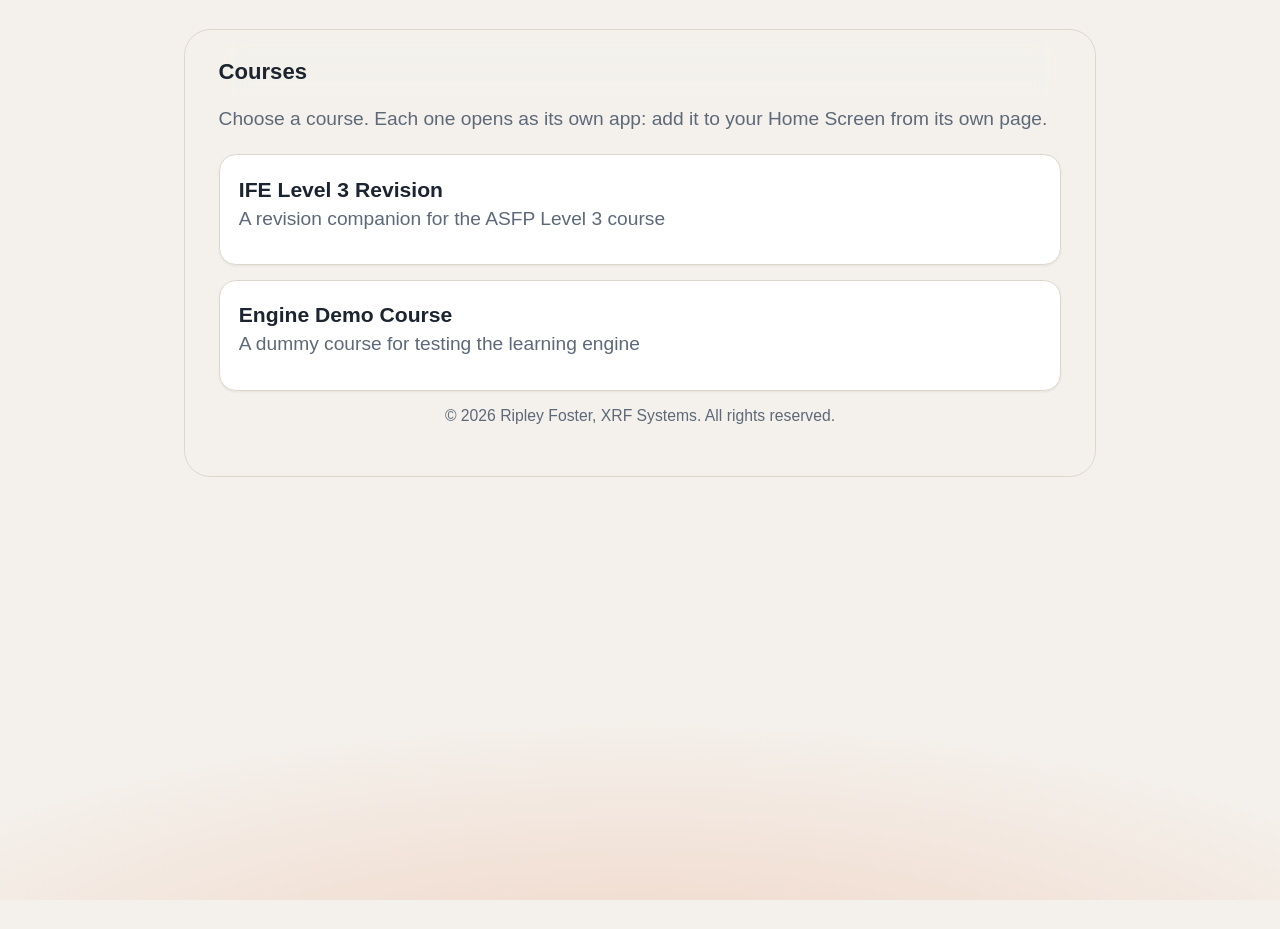
<file: index.html>
<!DOCTYPE html>
<html lang="en-GB">
<head>
<meta charset="utf-8">
<meta name="viewport" content="width=device-width, initial-scale=1, viewport-fit=cover">
<title>Courses</title>
<meta name="robots" content="noindex, nofollow">
<link rel="stylesheet" href="engine/styles.css">
</head>
<body>
<main id="app">
  <header class="top home"><h1>Courses</h1></header>
  <p class="lead">Choose a course. Each one opens as its own app: add it to your Home Screen from its own page.</p>
  <div id="list"></div>
  <p class="copy">&copy; 2026 Ripley Foster, XRF Systems. All rights reserved.</p>
</main>
<noscript>This page needs JavaScript switched on.</noscript>
<script src="courses.js"></script>
<script>
/* Reads each course's course.js in turn and lists it. Nothing else to maintain here. */
(function () {
  var list = document.getElementById('list'), ids = self.COURSE_LIST || [];
  function next(k) {
    if (k >= ids.length) { if (!list.children.length) list.textContent = 'No courses yet.'; return; }
    var id = ids[k], s = document.createElement('script');
    s.src = 'courses/' + id + '/course.js';
    s.onload = function () {
      var c = self.COURSE; self.COURSE = null;
      if (c && c.listed !== false) {
        var a = document.createElement('a'); a.className = 'modcard'; a.href = 'courses/' + id + '/';
        a.style.textDecoration = 'none'; a.style.color = 'inherit';
        var t = document.createElement('strong'); t.textContent = c.name;
        var p = document.createElement('span'); p.textContent = c.tagline || '';
        a.appendChild(t); a.appendChild(p); list.appendChild(a);
      }
      next(k + 1);
    };
    s.onerror = function () { next(k + 1); };
    document.body.appendChild(s);
  }
  next(0);
})();
</script>
</body>
</html>
</file>
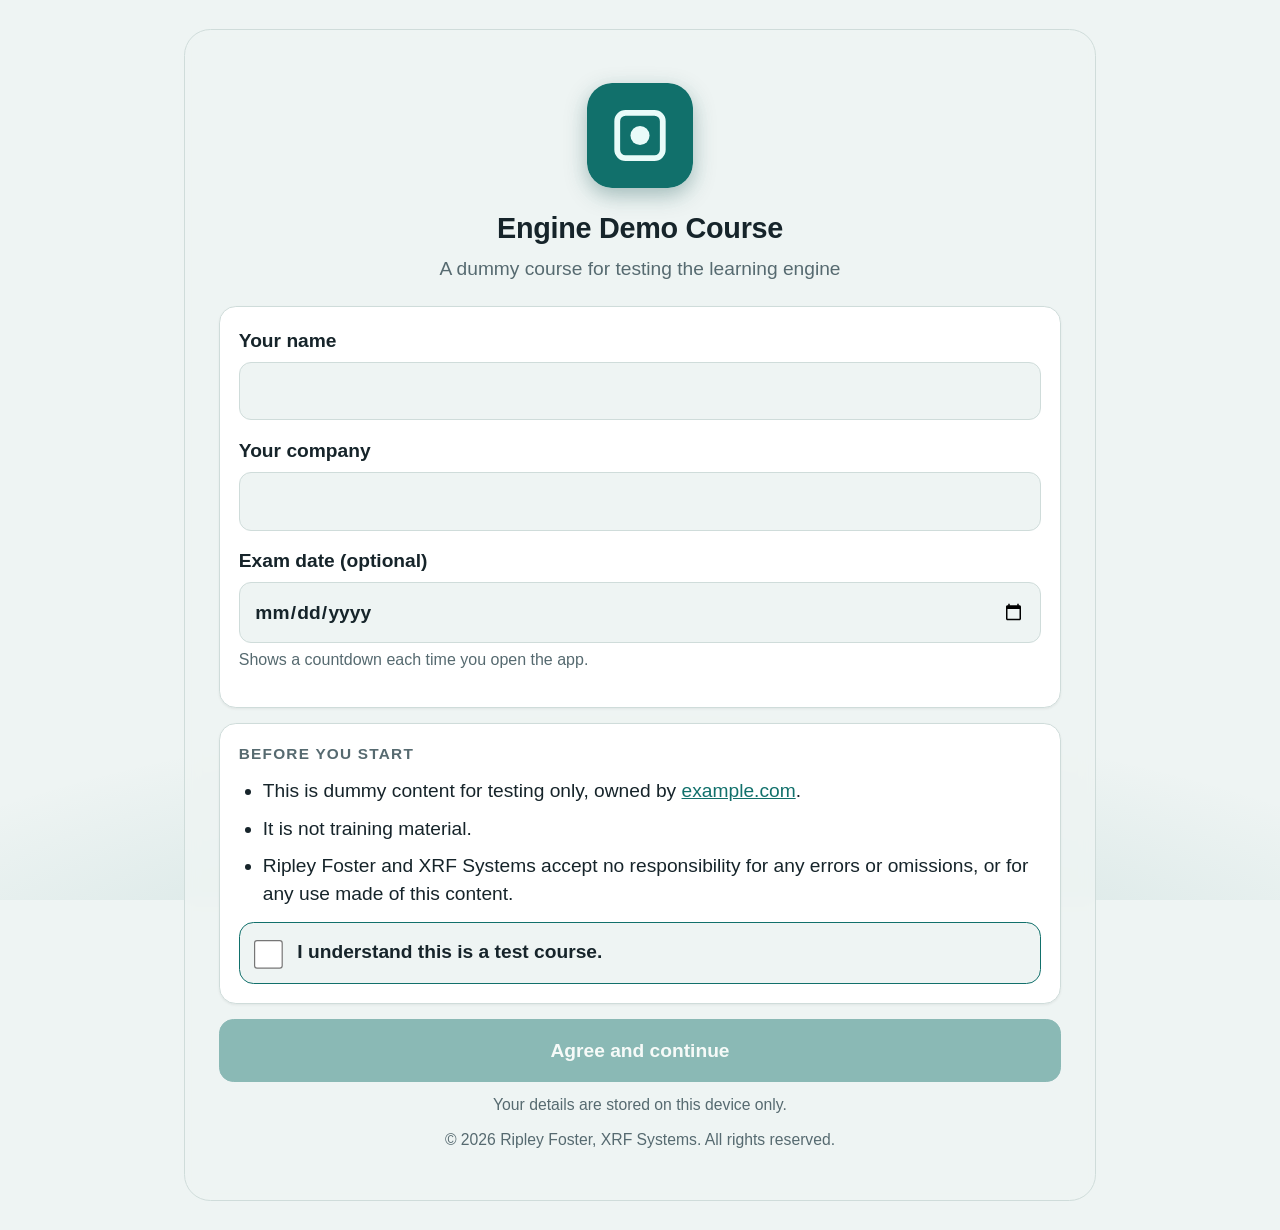
<file: courses/demo/index.html>
<!DOCTYPE html>
<html lang="en-GB">
<head>
<meta charset="utf-8">
<meta name="viewport" content="width=device-width, initial-scale=1, viewport-fit=cover">
<!-- This file is the same in every course. Name, colours and content come from course.js. -->
<title></title>
<meta name="theme-color" content="">
<meta name="apple-mobile-web-app-capable" content="yes">
<meta name="apple-mobile-web-app-title" content="">
<meta name="robots" content="noindex, nofollow">
<link rel="manifest" href="manifest.webmanifest">
<link rel="apple-touch-icon" href="brand/icon-180.png">
<link rel="icon" href="brand/icon-192.png">
<link rel="stylesheet" href="../../engine/styles.css">
</head>
<body>
<main id="app"></main>
<noscript>This app needs JavaScript switched on.</noscript>
<script src="course.js"></script>
<script src="../../engine/version.js"></script>
<script src="../../engine/loader.js"></script>
</body>
</html>
</file>
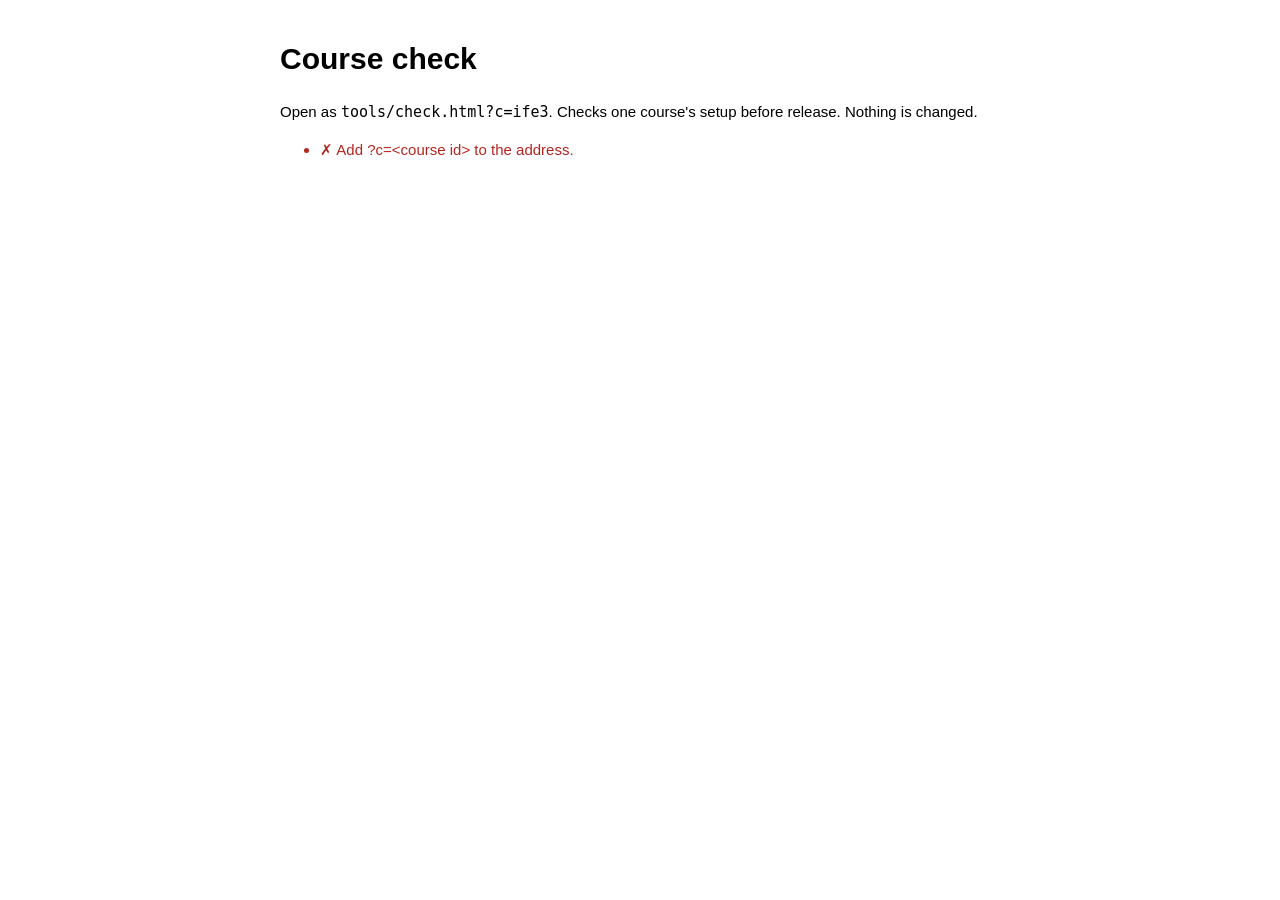
<file: tools/check.html>
<!DOCTYPE html>
<html lang="en-GB">
<head>
<meta charset="utf-8">
<meta name="viewport" content="width=device-width, initial-scale=1">
<meta name="robots" content="noindex, nofollow">
<title>Course check</title>
<style>body{font:15px/1.5 -apple-system,Segoe UI,sans-serif;max-width:720px;margin:0 auto;padding:16px}.ok{color:#1f7a4d}.no{color:#b3261e}li{margin:4px 0}</style>
</head>
<body>
<h1>Course check</h1>
<p>Open as <code>tools/check.html?c=ife3</code>. Checks one course's setup before release. Nothing is changed.</p>
<ul id="out"></ul>
<script>
/* Setup check for course authors: manifest matches course.js, every file loads, revision mixes add up,
   unit indexes exist, fills have 3 wrong options, every unit appears in a revision day, module ids are unique,
   reader chapters load and every picture has a description and alt text (engine 1.1.0), and chapters linked to a module unit point at a real unit (engine 1.5.0). */
(function () {
  var id = new URLSearchParams(location.search).get('c'), out = document.getElementById('out'), base = '../courses/' + id + '/';
  function say(ok, msg) { var li = document.createElement('li'); li.className = ok ? 'ok' : 'no'; li.textContent = (ok ? '✓ ' : '✗ ') + msg; out.appendChild(li); }
  if (!id) { say(false, 'Add ?c=<course id> to the address.'); return; }
  function load(src) { return new Promise(function (res, rej) { var s = document.createElement('script'); s.src = src; s.onload = res; s.onerror = function () { rej(src); }; document.body.appendChild(s); }); }
  function head(src) { return fetch(src, { method: 'GET', cache: 'no-store' }).then(function (r) { if (!r.ok) throw src; }); }
  load(base + 'course.js').then(function () {
    var C = self.COURSE; say(true, 'course.js loaded: ' + C.name + ' v' + C.version);
    if (!/^[a-z0-9]{2,20}$/.test(C.id)) say(false, 'id should be 2 to 20 lowercase letters and digits only'); else if (C.id !== id) say(false, 'id in course.js (' + C.id + ') differs from the folder name (' + id + ')'); else say(true, 'id matches folder; progress key: xrf.' + C.id + '.progress.v1');
    var files = (C.modules || []).map(function (m) { return 'content/' + m + '.js'; }).concat(C.revision ? ['content/revision.js'] : [], C.why ? ['content/why.js'] : [], C.filter ? ['content/filter.js'] : [], (C.reader || []).map(function (r) { return 'content/' + r + '.js'; }));
    var assets = ['index.html', 'sw.js', 'brand/icon-180.png', 'brand/icon-192.png', 'brand/icon-512.png'].concat(C.brand && C.brand.logo ? [C.brand.logo] : [], C.brand && C.brand.bg ? [C.brand.bg] : []);
    var checks = assets.map(function (f) { return head(base + f).then(function () { say(true, f + ' found'); }, function () { say(false, f + ' missing'); }); });
    checks.push(fetch(base + 'manifest.webmanifest', { cache: 'no-store' }).then(function (r) { return r.json(); }).then(function (m) {
      say(m.name === C.name, 'manifest name ' + (m.name === C.name ? 'matches' : '"' + m.name + '" differs from course.js "' + C.name + '"'));
      say(m.short_name === C.shortName, 'manifest short_name ' + (m.short_name === C.shortName ? 'matches' : 'differs'));
      var tc = C.theme && C.theme.themeColor; say(m.theme_color === tc, 'manifest theme_color ' + (m.theme_color === tc ? 'matches' : 'differs'));
    }, function () { say(false, 'manifest.webmanifest missing or not valid JSON'); }));
    return Promise.all(checks).then(function () { return files.reduce(function (p, f) { return p.then(function () { return load(base + f); }); }, Promise.resolve()); }).then(function () {
      say(true, files.length + ' content files loaded');
      var MODS = self.COURSE_MODULES || [], RV = self.COURSE_REVISION, seen = {};
      MODS.forEach(function (m) {
        if (seen[m.id]) say(false, 'module id ' + m.id + ' used twice'); seen[m.id] = true;
        var n = m.units.length, bad = [];
        (m.cards || []).forEach(function (c, i) { if (!(c[0] >= 0 && c[0] < n)) bad.push('c' + i); });
        (m.fills || []).forEach(function (f, i) { if (!(f[0] >= 0 && f[0] < n)) bad.push('f' + i); if (!f[3] || f[3].length !== 3) say(false, m.id + '.f' + i + ' needs exactly 3 wrong options'); });
        ['questions', 'matches', 'diagrams'].forEach(function (k, z) { (m[k] || []).forEach(function (x, i) { if (!(x.u >= 0 && x.u < n)) bad.push('qpd'[z] + i); }); });
        say(!bad.length, m.id + ': ' + (bad.length ? 'unit index out of range in ' + bad.join(', ') : 'all unit indexes valid'));
      });
      // International exam tick (engine 1.8.0): every id names an item that exists
      if (C.filter) {
        var F = self.COURSE_FILTER, RVX = self.COURSE_REVISION || {};
        if (!F || !F.items || !F.label || !F.short) say(false, 'filter is set in course.js but content/filter.js did not set self.COURSE_FILTER with label, short and items');
        else {
          var fbad = F.items.filter(function (id) {
            var mt = /^([a-z0-9]+)\.([a-z])(\d+)(?:\.(\d+))?$/.exec(id);
            if (!mt) return true;
            if (mt[1] === 'rv') { var L = { n: RVX.numeric, o: RVX.orders, s: RVX.sorts }[mt[2]]; return !L || +mt[3] >= L.length; }
            var mm = MODS.filter(function (m) { return m.id === mt[1]; })[0]; if (!mm) return true;
            var list = { c: mm.cards, f: mm.fills, q: mm.questions, p: mm.matches, d: mm.diagrams }[mt[2]], x = list && list[+mt[3]];
            if (!x) return true;
            if (mt[4] != null) return mt[2] === 'p' ? +mt[4] >= x.pairs.length : mt[2] === 'd' ? +mt[4] >= x.marks.length : true;
            return false;
          });
          say(!fbad.length, fbad.length ? 'International exam list names items that do not exist: ' + fbad.join(', ') : F.items.length + ' items on the international exam list, every id names a real item');
        }
      }
      // Why reasons (engine 1.6.0): every key names a missing-word or question item that exists
      if (C.why) {
        var W = self.COURSE_WHY;
        if (!W) say(false, 'why is set in course.js but content/why.js did not set self.COURSE_WHY');
        else {
          var wk = Object.keys(W), wbad = wk.filter(function (k) {
            var mt = /^(.+)\.([fq])(\d+)$/.exec(k), mm = mt && MODS.filter(function (m) { return m.id === mt[1]; })[0];
            var list = mm && (mt[2] === 'f' ? mm.fills : mm.questions);
            return !list || +mt[3] >= list.length || !Array.isArray(W[k]) || !W[k][0] || W[k][1] == null;
          });
          say(!wbad.length, wbad.length ? 'Why reasons with no matching item, or missing reason or source: ' + wbad.join(', ') : wk.length + ' Why reasons, every key names a real item');
        }
      }
      var RD = self.COURSE_READER;
      if (C.reader && C.reader.length) {
        if (!RD || !RD.chapters || !RD.chapters.length) say(false, 'reader is set in course.js but no chapters loaded (files must start self.COURSE_READER)');
        else {
          var rseen = {}, useen = {}, linked = 0, figs = 0, nodesc = [], noalt = [], badb = [], pics = [];
          RD.chapters.forEach(function (ch, ci) {
            if (!/^[a-z0-9]{1,20}$/.test(ch.id || '')) say(false, 'reader chapter ' + ci + ' needs an id of lowercase letters and digits');
            if (rseen[ch.id]) say(false, 'reader chapter id ' + ch.id + ' used twice'); rseen[ch.id] = true;
            // engine 1.5.0: a chapter with mod and unit is read from that module unit (Read the unit / Read the module)
            if (ch.mod != null || ch.unit != null) {
              var mm = MODS.filter(function (m) { return m.id === ch.mod; })[0], key = ch.mod + '/' + ch.unit;
              if (!mm) say(false, 'reader chapter ' + ch.id + ': mod ' + ch.mod + ' is not a module id');
              else if (!(ch.unit >= 0 && ch.unit < mm.units.length)) say(false, 'reader chapter ' + ch.id + ': unit ' + ch.unit + ' is not in ' + ch.mod);
              else { if (useen[key]) say(false, 'reader chapters ' + useen[key] + ' and ' + ch.id + ' are both for ' + key); useen[key] = ch.id; linked++; }
            }
            (ch.blocks || []).forEach(function (b, bi) {
              var at = ch.id + ' block ' + bi;
              if (Array.isArray(b)) { if (['h', 'p', 'ul', 'ol', 'note'].indexOf(b[0]) < 0) badb.push(at); return; }
              if (!b || ['img', 'chart', 'diagram', 'table'].indexOf(b.fig) < 0) { badb.push(at); return; }
              figs++;
              if (b.fig !== 'table' && !b.desc) nodesc.push(at);
              if (b.fig !== 'table' && !b.alt) noalt.push(at);
              if (b.fig !== 'table' && !b.src && !b.svg) badb.push(at + ' (needs src or svg)');
              if (b.src) pics.push(b.src);
            });
          });
          say(true, RD.chapters.length + ' reader chapters' + (linked ? ' (' + linked + ' linked to module units)' : '') + ', ' + figs + ' pictures and tables');
          say(!badb.length, badb.length ? 'reader blocks not understood: ' + badb.join(', ') : 'every reader block is a known type');
          say(!nodesc.length, nodesc.length ? 'pictures with no description (read aloud needs one): ' + nodesc.join(', ') : 'every picture has a description');
          say(!noalt.length, noalt.length ? 'pictures with no short alt text: ' + noalt.join(', ') : 'every picture has alt text');
          return Promise.all(pics.map(function (f) { return head(base + f).then(function () { say(true, f + ' found'); }, function () { say(false, f + ' missing'); }); })).then(rvChecks);
        }
      }
      rvChecks();
      function rvChecks() {
      if (RV) {
        function sum(o) { var t = 0, k; for (k in o) t += o[k]; return t; }
        say(sum(RV.paperMix) === RV.paperLength, 'paperMix adds up to ' + sum(RV.paperMix) + ' (paperLength ' + RV.paperLength + ')');
        say(sum(RV.mockMix) === RV.mockLength, 'mockMix adds up to ' + sum(RV.mockMix) + ' (mockLength ' + RV.mockLength + ')');
        var cov = {}; RV.days.forEach(function (d) { d.units.forEach(function (p) { cov[p[0] + '.' + p[1]] = true; }); });
        var miss = []; MODS.forEach(function (m) { m.units.forEach(function (u, i) { if (!cov[m.id + '.' + i]) miss.push(m.id + ' unit ' + i); }); });
        say(!miss.length, miss.length ? 'not in any revision day: ' + miss.join(', ') : 'every unit is in a revision day');
        say(RV.days.some(function (d) { return d.mock; }), RV.days.length + ' revision days; mock day ' + (RV.days.some(function (d) { return d.mock; }) ? 'set' : 'not set (no full mock)'));
      }
      }
    });
  }).catch(function (e) { say(false, 'could not load ' + e); });
})();
</script>
</body>
</html>
</file>
<file: engine/styles.css>
/* Engine styles. Colours below are defaults: each course overrides them from course.js theme. */
:root {
  --bg: #f4f1ec; --card: #ffffff; --ink: #1c2430; --mute: #5d6878; --line: #ddd6cb;
  --accent: #c8451b; --accent-ink: #ffffff; --good: #1f7a4d; --goodbg: #dff3e7; --bad: #b3261e; --badbg: #fbe3e1; --mid: #8a6100;
  --glow: rgba(226, 96, 43, .22); --glow2: rgba(226, 96, 43, .2); --markshadow: rgba(167, 51, 26, .35);
}
@media (prefers-color-scheme: dark) {
  :root { --bg: #12161c; --card: #1c222b; --ink: #edf0f4; --mute: #9aa5b5; --line: #2e3643;
    --accent: #ff7a45; --accent-ink: #1a0d06; --good: #5fd39a; --goodbg: #153526; --bad: #ff8a80; --badbg: #40201d; --mid: #f0c060; }
}
* { box-sizing: border-box; -webkit-tap-highlight-color: transparent; }
[hidden] { display: none !important; }
html, body { margin: 0; background: var(--bg); color: var(--ink); font: 16px/1.45 -apple-system, BlinkMacSystemFont, "Segoe UI", Roboto, sans-serif; }
body { padding: env(safe-area-inset-top) env(safe-area-inset-right) env(safe-area-inset-bottom) env(safe-area-inset-left); }
#app { max-width: 720px; margin: 0 auto; padding: 0 16px 48px; }
button { font: inherit; color: inherit; cursor: pointer; }
h2 { font-size: 0.8rem; text-transform: uppercase; letter-spacing: 0.08em; color: var(--mute); margin: 26px 0 10px; }
.lead { color: var(--mute); margin: 4px 0 18px; }

.top { display: flex; align-items: center; gap: 8px; padding: 14px 0 10px; position: sticky; top: 0; background: var(--bg); z-index: 5; }
.top h1 { flex: 1; font-size: 1.15rem; margin: 0; }
.back { width: 40px; height: 40px; border-radius: 50%; border: 1px solid var(--line); background: var(--card); font-size: 1.5rem; line-height: 1; }
.back.ghost { visibility: hidden; width: 0; border: 0; }
.right { color: var(--mute); font-variant-numeric: tabular-nums; }
.link { background: none; border: 0; color: var(--accent); padding: 8px 4px; text-decoration: underline; }

.panel, .modcard, .tile { background: var(--card); border: 1px solid var(--line); border-radius: 14px; }
.panel { padding: 16px; margin-bottom: 12px; }
.panel p { margin: 0 0 10px; }
.hero { text-align: center; }
.big { font-size: 2.6rem; font-weight: 700; line-height: 1.1; }
.ready { margin-top: 10px; padding: 8px 10px; border-radius: 10px; background: var(--bg); color: var(--mute); font-size: 0.92rem; }
.ready.yes { background: var(--goodbg); color: var(--good); }
.best { margin-top: 8px; font-size: 0.9rem; color: var(--mute); }

.modcard { display: block; width: 100%; text-align: left; padding: 16px; margin-bottom: 12px; }
.modcard strong { display: block; font-size: 1.1rem; }
.modcard span { display: block; color: var(--mute); margin-bottom: 10px; }
.modcard small { color: var(--mute); }
.modcard.off { opacity: 0.5; }

.bar { height: 8px; background: var(--line); border-radius: 99px; overflow: hidden; margin: 6px 0; }
.bar i { display: block; height: 100%; background: var(--accent); border-radius: 99px; }
.bar.good i { background: var(--good); } .bar.weak i { background: var(--bad); } .bar.thin { height: 4px; margin: 0 0 14px; }
.urow { margin-bottom: 10px; }
.uname { display: flex; justify-content: space-between; gap: 10px; font-size: 0.95rem; }
.uname b { font-weight: 600; color: var(--mute); white-space: nowrap; }

.chips, .bank { display: flex; flex-wrap: wrap; gap: 8px; margin: 0 0 14px; }
.chip { border: 1px solid var(--line); background: var(--card); border-radius: 99px; padding: 9px 14px; min-height: 40px; }
.chip.on { background: var(--ink); color: var(--bg); border-color: var(--ink); }

.tiles { display: grid; grid-template-columns: 1fr 1fr; gap: 10px; }
.tile { text-align: left; padding: 14px; min-height: 96px; display: flex; flex-direction: column; gap: 2px; }
.tile.wide { grid-column: 1 / -1; min-height: 0; }
.tile.accent { background: var(--accent); color: var(--accent-ink); border-color: var(--accent); }
.tile .ico { font-size: 1.2rem; opacity: 0.8; }
.tile small { opacity: 0.8; }

.btn { display: block; width: 100%; padding: 14px; border-radius: 12px; border: 1px solid var(--line); background: var(--card); font-weight: 600; margin-top: 10px; min-height: 48px; }
.btn.primary { background: var(--accent); color: var(--accent-ink); border-color: var(--accent); }
.btn.good { background: var(--goodbg); color: var(--good); border-color: transparent; }
.btn.bad { background: var(--badbg); color: var(--bad); border-color: transparent; }
.btn.mid { color: var(--mid); }
.btn.link { width: auto; border: 0; background: none; color: inherit; text-decoration: underline; padding: 6px 0; min-height: 0; }
.btn:disabled { opacity: 0.45; }
.rate { display: grid; grid-template-columns: repeat(3, 1fr); gap: 8px; }
.rate .btn { padding: 12px 4px; font-size: 0.92rem; }

.utag { font-size: 0.78rem; color: var(--mute); text-transform: uppercase; letter-spacing: 0.06em; margin-bottom: 8px; }
.card-q { font-size: 1.2rem; font-weight: 600; background: var(--card); border: 1px solid var(--line); border-radius: 14px; padding: 20px 16px; margin-bottom: 12px; }
.card-q.small { font-size: 1rem; padding: 12px 16px; }
.card-a { background: var(--goodbg); color: var(--ink); border-radius: 14px; padding: 16px; margin-bottom: 4px; }
.hint { color: var(--mute); font-size: 0.9rem; margin: 0 0 10px; }
.blank { display: inline-block; min-width: 4.5em; border-bottom: 2px solid var(--accent); text-align: center; white-space: pre; margin: 0 4px; }
.blank.ok { color: var(--good); border-color: var(--good); } .blank.no { color: var(--good); border-color: var(--bad); }

.opts { display: grid; gap: 8px; }
.opts.two { grid-template-columns: 1fr 1fr; }
.opt { text-align: left; padding: 13px 14px; border-radius: 12px; border: 1.5px solid var(--line); background: var(--card); min-height: 48px; width: 100%; }
.opt.sel { border-color: var(--accent); box-shadow: inset 0 0 0 1px var(--accent); }
.opt.ok { background: var(--goodbg); border-color: var(--good); }
.opt.no { background: var(--badbg); border-color: var(--bad); }
.opt:disabled { color: inherit; }
.seq { padding-left: 26px; margin: 0 0 12px; } .seq li { margin-bottom: 6px; }
.fb { border-radius: 12px; padding: 12px 14px; margin-top: 12px; }
.fb.ok { background: var(--goodbg); color: var(--good); } .fb.no { background: var(--badbg); color: var(--bad); }
.fb .ai { color: var(--ink); margin: 8px 0 0; }

.mgrid { display: grid; grid-template-columns: 2fr 3fr; gap: 8px; }
.mcol { display: grid; gap: 8px; align-content: start; }
.mcol .opt { font-size: 0.9rem; padding: 10px; }

.fig { position: relative; background: var(--card); border: 1px solid var(--line); border-radius: 14px; margin-bottom: 12px; overflow: hidden; }
.fig svg { display: block; width: 100%; height: auto; }
.fig .ax, .fig .lead { stroke: var(--mute); stroke-width: 1.5; fill: none; }
.fig .curve { stroke: var(--accent); stroke-width: 3; fill: none; stroke-linecap: round; stroke-linejoin: round; }
.fig .shape { stroke: var(--ink); stroke-width: 2; fill: none; }
.fig .solid { fill: var(--mute); }
.fig .hatch { fill: var(--goodbg); stroke: var(--good); stroke-width: 2; }
.fig .furn { fill: var(--line); }
.fig .dot { fill: var(--ink); }
.fig .path { stroke: var(--accent); stroke-width: 2.5; stroke-dasharray: 6 5; fill: none; }
.fig .door { stroke: var(--bg); stroke-width: 5; }
.fig .flame { fill: var(--accent); opacity: 0.85; }
.fig .pipe { fill: var(--ink); }
.fig .tx { fill: var(--mute); font-size: 10px; }
.pin { position: absolute; transform: translate(-50%, -50%); width: 34px; height: 34px; border-radius: 50%; border: 2px solid var(--card); background: var(--ink); color: var(--bg); font-weight: 700; padding: 0; }
.pin.ok { background: var(--good); color: #fff; } .pin.no { background: var(--bad); color: #fff; }
.key { padding-left: 26px; color: var(--mute); } .key li.ok { color: var(--good); font-weight: 600; }

.rev .q { font-weight: 600; } .marks { list-style: none; padding: 0; margin: 0 0 10px; } .marks li { margin-bottom: 6px; } .marks .miss { color: var(--mid); } .marks em { font-style: normal; opacity: 0.85; } .rev .no { color: var(--bad); } .rev .ok { color: var(--good); } .rev small { color: var(--mute); }
@media (min-width: 600px) { .tiles { grid-template-columns: repeat(4, 1fr); } }

/* revision module */
.rvcard { border-color: var(--accent); }
.modcard.day:disabled { opacity: 0.5; cursor: default; }
.modcard.done { border-color: var(--good); }
.modcard.mock { border-style: dashed; }
.fmt { font-size: 0.85rem; color: var(--mute); margin-bottom: 6px; } .fmt b { color: var(--accent); }
.tin { font: inherit; font-weight: 600; width: 9em; max-width: 100%; padding: 4px 8px; margin: 2px 4px; border: 0; border-bottom: 2px solid var(--accent); background: var(--bg); color: var(--ink); border-radius: 6px 6px 0 0; }
.tin.n { width: 5em; text-align: center; }
.tin:focus, .tsel:focus { outline: 2px solid var(--accent); outline-offset: 2px; }
.tsel { font: inherit; font-size: 16px; padding: 6px 8px; margin: 2px 4px; border: 1.5px solid var(--accent); border-radius: 8px; background: var(--card); color: var(--ink); max-width: 100%; }
.tsel.wide { width: 100%; margin: 6px 0 0; padding: 10px; min-height: 44px; }
.mlist { display: grid; gap: 10px; margin-bottom: 4px; }
.mrow { display: block; background: var(--card); border: 1px solid var(--line); border-radius: 12px; padding: 12px 14px; }
.mrow span { display: block; font-weight: 600; }
.pin.still { display: flex; align-items: center; justify-content: center; pointer-events: none; }

/* opening screen */
.brand { text-align: center; padding: 36px 0 18px; }
.brand h1 { font-size: 1.5rem; margin: 10px 0 4px; }
.brand p { color: var(--mute); margin: 2px 0; }
.brand .hi { color: var(--ink); font-size: 1.15rem; font-weight: 600; margin-top: 14px; }
.brand.cover { padding-top: 70px; }
.logo { display: inline-flex; align-items: center; justify-content: center; width: 72px; height: 72px; border-radius: 18px; background: var(--accent); color: var(--accent-ink); font-weight: 800; }
.count { display: inline-block; margin-top: 18px; padding: 10px 16px; border-radius: 99px; background: var(--card); border: 1px solid var(--line); font-weight: 600; }
.fl { display: block; font-weight: 600; margin-bottom: 14px; } .fl small { display: block; font-weight: 400; color: var(--mute); margin-top: 4px; }
.fin { display: block; width: 100%; margin-top: 6px; font: inherit; font-size: 16px; padding: 12px; border-radius: 10px; border: 1.5px solid var(--line); background: var(--bg); color: var(--ink); min-height: 48px; }
.fin:focus { outline: 2px solid var(--accent); outline-offset: 1px; }
.notice { padding-left: 20px; margin: 0 0 12px; } .notice li { margin-bottom: 8px; } .notice a { color: var(--accent); }
.agree { display: flex; gap: 12px; align-items: flex-start; padding: 12px; border-radius: 12px; background: var(--bg); border: 1.5px solid var(--accent); font-weight: 600; }
.agree input { width: 24px; height: 24px; flex: none; margin: 2px 0 0; accent-color: var(--accent); }
h2.in { margin: 0 0 10px; }
.copy { text-align: center; color: var(--mute); font-size: 0.82rem; margin: 10px 0 0; }
.link.center { display: block; margin: 8px auto 0; }
.gap { margin-top: 14px !important; }

/* brand and background (v0.6.0) */
html { min-height: 100%; }
body { background: transparent; min-height: 100vh; }
html::before { content: ''; position: fixed; inset: 0; z-index: -1; pointer-events: none;
  background: radial-gradient(120% 60% at 50% 115%, var(--glow), transparent 60%), var(--bgimg, none) center / cover no-repeat, var(--bg);
  opacity: 1; }
@media (max-width: 899px) {
  html::before { background: radial-gradient(140% 50% at 50% 110%, var(--glow2), transparent 60%), var(--bg); }
  html::after { content: ''; position: fixed; inset: 0; z-index: -1; pointer-events: none; background: var(--bgimg, none) center / cover no-repeat; opacity: .35; }
}
.top { background: transparent; backdrop-filter: blur(10px); -webkit-backdrop-filter: blur(10px); }
.top.home { gap: 12px; }
.mark { display: inline-block; flex: none; border-radius: 24%; overflow: hidden; box-shadow: 0 6px 18px var(--markshadow); }
.mark img { display: block; width: 100%; height: 100%; }
.mark svg { display: block; width: 100%; height: 100%; }
.brand .mark { margin: 0 auto; }
.brand h1 { letter-spacing: -0.01em; }
.panel, .modcard, .tile, .fig, .card-q, .mrow { box-shadow: 0 1px 2px rgba(0,0,0,.06); }
@media (min-width: 900px) {
  #app { max-width: 760px; margin-top: 24px; margin-bottom: 24px; padding: 8px 28px 40px; border-radius: 22px;
    background: color-mix(in srgb, var(--bg) 86%, transparent); border: 1px solid var(--line); backdrop-filter: blur(6px); -webkit-backdrop-filter: blur(6px); }
}
/* iOS Safari gives date inputs an intrinsic width; keep it inside its card */
.fin[type="date"] { -webkit-appearance: none; appearance: none; min-width: 0; max-width: 100%; box-sizing: border-box; text-align: left; }
.fin[type="date"]::-webkit-date-and-time-value { text-align: left; }

/* larger text and panel on laptop and desktop screens (v0.7.0); phones unchanged */
@media (min-width: 1100px) { #app { zoom: 1.2; } }
@media (min-width: 1600px) { #app { zoom: 1.35; } }

/* v0.8.0: flag and go back on exam-style papers */
.qnav { display: grid; grid-template-columns: 1fr 1fr 1.4fr; gap: 8px; margin-top: 14px; }
.qnav .btn { margin-top: 0; padding: 12px 8px; }
.flagbtn.on { background: #fff3d6; border-color: #d99a00; color: #7a5200; }
.qmap { display: grid; grid-template-columns: repeat(auto-fill, minmax(42px, 1fr)); gap: 6px; margin: 0 0 12px; }
.qn { position: relative; min-height: 42px; border-radius: 10px; border: 1.5px solid var(--line); background: var(--card); font-weight: 600; color: var(--mute); }
.qn.done { background: var(--goodbg); border-color: var(--good); color: var(--good); }
.qn.cur { box-shadow: 0 0 0 2px var(--accent); }
.qn.flag::after { content: '⚑'; position: absolute; top: -7px; right: -4px; font-size: 0.8rem; color: #b37800; }
.note { color: var(--ink); font-size: 0.9rem; margin: 8px 0 0; }
.rev .note { color: var(--mute); }

/* v0.9.1: diagram questions. Tap a label, then its number. Side by side on wide screens so nothing needs scrolling. */
.dgrid { display: grid; gap: 12px; }
.dgrid .fig { margin-bottom: 0; }
.dside .bank { margin-bottom: 10px; }
.chip.used { opacity: .45; }
.pin.still.off { opacity: .28; }
.pin.set { background: var(--good); color: #fff; }
.pin.on, .pin.set.on { box-shadow: 0 0 0 3px var(--accent); }
.dkey { display: grid; gap: 6px; margin-bottom: 4px; }
.drow { display: flex; align-items: center; gap: 10px; width: 100%; min-height: 44px; padding: 8px 12px; text-align: left;
  background: var(--card); border: 1px solid var(--line); border-radius: 12px; }
.drow b { flex: none; width: 26px; height: 26px; border-radius: 50%; display: flex; align-items: center; justify-content: center;
  background: var(--ink); color: var(--bg); font-size: .85rem; }
.drow span { flex: 1; color: var(--mute); }
.drow.set span { color: var(--ink); font-weight: 600; }
.drow.set b { background: var(--good); color: #fff; }
.drow.on { border-color: var(--accent); box-shadow: inset 0 0 0 1px var(--accent); }
.drow i { font-style: normal; color: var(--mute); font-size: 1.1rem; }
@media (min-width: 900px) {
  #app:has(.dgrid) { max-width: 1080px; }
  .dgrid { grid-template-columns: minmax(0, 3fr) minmax(0, 2fr); align-items: start; }
}

/* v0.9.2: matching laid out like the mock exam. Lettered answer list, letter buttons per item. */
.alist { list-style: none; margin: 0 0 12px; padding: 12px 14px; background: var(--card); border: 1px solid var(--line); border-radius: 12px; display: grid; gap: 8px; }
.alist li { display: flex; gap: 10px; align-items: baseline; }
.alist b { flex: none; width: 26px; height: 26px; border-radius: 50%; display: inline-flex; align-items: center; justify-content: center; background: var(--ink); color: var(--bg); font-size: .85rem; }
.lrow .lets { display: flex; flex-wrap: wrap; gap: 8px; margin: 10px 0 6px; }
.let { width: 44px; height: 44px; border-radius: 50%; border: 1.5px solid var(--line); background: var(--card); font-weight: 700; padding: 0; }
.let.on { background: var(--accent); color: var(--accent-ink); border-color: var(--accent); }
.let.used { opacity: .4; }
.lpick { display: block; color: var(--mute); }
@media (min-width: 900px) {
  #app:has(.mx) { max-width: 1080px; }
  .mx { display: grid; grid-template-columns: minmax(0, 3fr) minmax(0, 2fr); gap: 12px; align-items: start; }
  .mx .alist { order: 2; margin: 0; position: sticky; top: 90px; }
}

/* read aloud (v0.10.0) */
.say { width: 40px; height: 40px; flex: none; border-radius: 50%; border: 1px solid var(--line); background: var(--card); color: var(--ink); display: inline-flex; align-items: center; justify-content: center; padding: 0; }
.say.on { background: var(--accent); color: var(--accent-ink); border-color: var(--accent); }
.saybox { display: block; margin-top: 6px; font-size: 0.9rem; }
.saybox.on { color: var(--accent); }
.saynote { background: var(--card); border: 1px solid var(--accent); border-radius: 10px; padding: 10px 12px; font-size: 0.92rem; margin: 0 0 12px; }

/* reader (engine 1.1.0): source material as chapters, read on screen or aloud */
.rdcard { border-left: 4px solid var(--accent); }
#app.reading { padding-bottom: 110px; }
.rtext { --rsize: 1; font: calc(1.06rem * var(--rsize))/1.65 Georgia, "Iowan Old Style", "Times New Roman", serif; color: var(--ink);
  background: var(--card); border: 1px solid var(--line); border-radius: 14px; padding: 18px 18px 8px; overflow-wrap: break-word; }
.rtext p, .rtext ul, .rtext ol { margin: 0 0 0.9em; }
.rtitle { font-size: 1.45em; line-height: 1.25; margin: 0 0 4px; }
.rsrc { font: 0.82rem/1.4 -apple-system, BlinkMacSystemFont, "Segoe UI", Roboto, sans-serif; color: var(--mute); }
.rh { font-size: 1.15em; text-transform: none; letter-spacing: 0; color: var(--ink); margin: 1.3em 0 0.5em; }
.rlist { padding-left: 1.3em; } .rlist li { margin-bottom: 0.35em; }
.rnote { border-left: 4px solid var(--accent); background: var(--bg); padding: 10px 12px; border-radius: 0 10px 10px 0; margin: 0 0 0.9em; }
.rtext [data-b] { border-radius: 8px; transition: background-color .25s, box-shadow .25s; scroll-margin: 90px; }
.rtext .rdon { background: color-mix(in srgb, var(--accent) 16%, transparent); box-shadow: 0 0 0 6px color-mix(in srgb, var(--accent) 16%, transparent); }
.rfig { margin: 1.2em 0; padding: 10px; border: 1px solid var(--line); border-radius: 12px; background: var(--bg); }
.rmedia { display: block; width: 100%; height: auto; border-radius: 8px; background: #fff; cursor: zoom-in; }
.rmedia svg { display: block; width: 100%; height: auto; }
.rfig figcaption { font: 0.88rem/1.4 -apple-system, BlinkMacSystemFont, "Segoe UI", Roboto, sans-serif; color: var(--mute); margin-top: 8px; }
.rdbtn { width: auto; display: inline-block; min-height: 40px; margin-top: 4px; font: 600 0.9rem -apple-system, BlinkMacSystemFont, "Segoe UI", Roboto, sans-serif; }
.rdesc { margin-top: 6px; padding: 10px 12px; background: var(--card); border-radius: 10px; font-size: 0.95em; }
.rdesc b { display: block; font: 700 0.75rem -apple-system, BlinkMacSystemFont, sans-serif; text-transform: uppercase; letter-spacing: .08em; color: var(--mute); }
.rdesc p { margin: 4px 0 0; }
.rtablewrap { overflow-x: auto; -webkit-overflow-scrolling: touch; }
.rtable { border-collapse: collapse; width: 100%; font: 0.9rem/1.4 -apple-system, BlinkMacSystemFont, "Segoe UI", Roboto, sans-serif; background: var(--card); }
.rtable th, .rtable td { border: 1px solid var(--line); padding: 7px 9px; text-align: left; vertical-align: top; }
.rtable th { background: var(--bg); }
.rend { text-align: center; color: var(--mute); font-style: italic; }
.rdock { position: fixed; left: 0; right: 0; bottom: 0; z-index: 6; display: flex; align-items: center; gap: 6px; justify-content: center;
  padding: 10px 10px calc(10px + env(safe-area-inset-bottom)); background: color-mix(in srgb, var(--bg) 92%, transparent);
  border-top: 1px solid var(--line); backdrop-filter: blur(10px); -webkit-backdrop-filter: blur(10px); }
.rtool { flex: none; min-width: 44px; height: 44px; border-radius: 12px; border: 1px solid var(--line); background: var(--card); font-weight: 700; padding: 0 8px; }
.rtool.big { font-size: 1.15rem; }
.rtool:disabled { opacity: .35; }
.rdock .rplay { flex: 1; max-width: 220px; margin: 0; min-height: 44px; padding: 10px 8px; white-space: nowrap; }
.rdock .rplay.on { background: var(--ink); color: var(--bg); border-color: var(--ink); }
.rplay.off { color: var(--mute); text-align: center; font-size: .85rem; }
.rzoom { position: fixed; inset: 0; z-index: 20; background: var(--bg); overflow: auto; padding: calc(60px + env(safe-area-inset-top)) 16px calc(24px + env(safe-area-inset-bottom)); }
.rzx { position: fixed; top: calc(12px + env(safe-area-inset-top)); right: 14px; z-index: 21; }
.rzmedia { display: block; width: 100%; height: auto; background: #fff; border-radius: 8px; }
.rzmedia svg { display: block; width: 100%; height: auto; }
.rzcap { color: var(--mute); font-size: .9rem; } .rzdesc { line-height: 1.6; }
@media (min-width: 1100px) { #app.reading { zoom: 1; } }

/* read the unit / read the module (engine 1.5.0): module reading notes on one scrolling page */
.tile.read { min-height: 0; }
/* lots of text scrolls under the bars here, so both are solid */
#app:has(.rdstick) .top { background: var(--bg); }
.rdstick { position: sticky; z-index: 4; margin: 0 -16px 12px; padding: 4px 16px 2px; background: var(--bg); }
.rdnow { display: flex; align-items: center; gap: 12px; padding: 2px 0 8px; }
.rdwhere { flex: 1; min-width: 0; }
.rdwhere span { display: block; font-weight: 600; font-size: 0.95rem; overflow: hidden; text-overflow: ellipsis; white-space: nowrap; }
.rdwhere small { display: block; color: var(--mute); font-size: 0.8rem; }
.rdnow .btn { width: auto; margin: 0; min-height: 42px; padding: 8px 16px; white-space: nowrap; }
.bar.rdprog { margin: 0 0 8px; }
.reader.rtext { padding-bottom: 4px; }
.rdunit { padding: 4px 0 18px; }
.rdunit + .rdunit { border-top: 1px solid var(--line); padding-top: 20px; }
.rdh { font-size: 1.3em; line-height: 1.3; margin: 4px 0 12px; }
.reader h4.rh { margin: 1.2em 0 0.4em; }
.reader li, .reader h3, .reader h4, .reader p, .reader aside { border-radius: 6px; transition: background-color .25s, box-shadow .25s; }
.rdend { margin-top: 12px; }
@media (min-width: 900px) { .rdstick { margin: 0 -28px 12px; padding: 4px 28px 2px; } }

/* resume dialogue (engine 1.5.0): attached to the page body, not #app */
.rdmodal { position: fixed; inset: 0; z-index: 30; background: rgba(10, 12, 16, .55); display: flex; align-items: flex-end; justify-content: center; padding: 16px; }
.rdbox { background: var(--card); color: var(--ink); border: 1px solid var(--line); border-radius: 18px; padding: 18px; width: 100%; max-width: 460px; max-height: 85vh; overflow-y: auto; box-shadow: 0 12px 40px rgba(0,0,0,.3); }
.rdbox h3 { margin: 0 0 6px; font-size: 1.15rem; }
.rdbox > p { margin: 0 0 8px; color: var(--mute); }
.rdpick { display: block; width: 100%; text-align: left; margin-top: 8px; padding: 12px 14px; min-height: 52px; border-radius: 12px; border: 1px solid var(--line); background: var(--bg); color: var(--ink); }
.rdpick strong { display: block; }
.rdpick small { color: var(--mute); }
.rdpick.last { border-color: var(--accent); box-shadow: inset 0 0 0 1px var(--accent); }
@media (min-width: 600px) { .rdmodal { align-items: center; } }
/* zoomed like the app panel on big screens; height limit divided by the zoom so it still fits the window */
@media (min-width: 1100px) { .rdbox { zoom: 1.2; max-height: 70vh; } }
@media (min-width: 1600px) { .rdbox { zoom: 1.35; max-height: 62vh; } }

/* Why reasons (engine 1.6.0): under the Correct / Not quite line */
.why { color: var(--ink); margin: 10px 0 0; padding-top: 10px; border-top: 1px solid rgba(127,127,127,.35); }
.why small { display: block; color: var(--mute); margin-top: 4px; }

/* engine 1.7.0: tabs, exam results (summary, chart, league table) and How to use */
.tabs { display: flex; gap: 4px; padding: 4px; margin: 14px 0 6px; background: var(--card); border: 1px solid var(--line); border-radius: 14px; }
.tab { flex: 1; min-height: 44px; border: 0; border-radius: 10px; background: transparent; color: var(--mute); font: inherit; font-weight: 600; cursor: pointer; }
.tab.on { background: var(--accent); color: var(--accent-ink); }
.gotoex { display: flex; align-items: center; gap: 12px; margin-top: 16px; }
.gotoex p { flex: 1; margin: 0; color: var(--mute); }
.gotoex .btn { width: auto; margin: 0; white-space: nowrap; }
.lgsum { display: grid; grid-template-columns: repeat(3, 1fr); gap: 8px; margin: 14px 0 4px; }
.lgsum > div { background: var(--card); border: 1px solid var(--line); border-radius: 12px; padding: 10px; text-align: center; }
.lgsum b { display: block; font-size: 1.35rem; }
.lgsum small { color: var(--mute); }
.cwrap { padding: 12px 10px 8px; }
.chart { display: block; width: 100%; height: auto; overflow: visible; }
.chart .cgrid { stroke: var(--line); stroke-width: 1; }
.chart .cref { stroke: var(--mute); stroke-width: 1.5; }
.chart .cref.tgt { stroke: var(--ink); }
.chart .ctx { fill: var(--mute); font-size: 10px; font-family: inherit; }
.chart .cline { fill: none; stroke: var(--accent); stroke-width: 2; stroke-linejoin: round; stroke-linecap: round; }
.chart .cdot { fill: var(--accent); stroke: var(--card); stroke-width: 2; }
.chart .cdot.on { stroke: var(--ink); }
.chart .chit { fill: transparent; cursor: pointer; outline: none; }
.ctip { margin: 6px 4px 0; font-size: 0.85rem; color: var(--ink); min-height: 1.3em; }
.ckey { display: flex; gap: 16px; font-size: 0.8rem; color: var(--mute); margin: 0 4px 6px; }
.ckey span { display: inline-flex; align-items: center; gap: 6px; }
.kdot { display: inline-block; width: 9px; height: 9px; border-radius: 50%; background: var(--accent); }
.kdot.sq { border-radius: 2px; }
.lghead { display: flex; align-items: center; justify-content: space-between; gap: 8px; flex-wrap: wrap; }
.lghead .seg { display: flex; gap: 6px; }
.lghead .chip { margin: 0; }
.lgrow { background: var(--card); border: 1px solid var(--line); border-radius: 12px; margin: 8px 0; }
.lgrow > summary { display: grid; grid-template-columns: 30px 1fr auto auto; align-items: center; gap: 10px; padding: 10px 12px; cursor: pointer; list-style: none; min-height: 52px; }
.lgrow > summary::-webkit-details-marker { display: none; }
.lgrow > summary::after { content: '▾'; color: var(--mute); grid-column: 4; grid-row: 1; justify-self: end; display: none; }
.lgrank { font-weight: 700; color: var(--mute); text-align: center; }
.lgwhen b, .lgpct b { display: block; }
.lgwhen small, .lgpct small { color: var(--mute); font-size: 0.8rem; }
.lgpct { text-align: right; }
.lgtag { font-size: 0.75rem; font-weight: 600; padding: 3px 8px; border-radius: 99px; white-space: nowrap; background: var(--bg); color: var(--mute); border: 1px solid var(--line); }
.lgtag.ready { background: var(--goodbg); color: var(--good); border-color: transparent; }
.lgtag.pass { background: var(--bg); color: var(--ink); }
.lgtag.below { background: var(--badbg); color: var(--bad); border-color: transparent; }
.lgrow[open] > summary { border-bottom: 1px solid var(--line); }
.lgrow > p, .lgrow > .urow { margin-left: 12px; margin-right: 12px; }
.lgrow > p.hint { margin-top: 10px; }
.lgrow > .urow:last-child { margin-bottom: 12px; }
.lgtrain { font-size: 0.85rem; padding: 4px 0; min-height: 32px; }
.howto { padding: 0; }
.howto > summary { padding: 14px 16px; font-weight: 600; cursor: pointer; min-height: 48px; }
.howto[open] > summary { border-bottom: 1px solid var(--line); }
.howto > p, .howto > ul { margin: 12px 16px; }
.howto li { margin: 6px 0; }

/* How to use: Listen highlights the section being read */
.howto.rdon, .hero.rdon { box-shadow: 0 0 0 2px var(--accent); }
.btn.hlisten { position: sticky; z-index: 4; box-shadow: 0 4px 14px rgba(0,0,0,.12); }

/* engine 1.8.0: international exam tick */
.panel.flt { padding: 10px 14px; margin: 12px 0 4px; }
.panel.flt .agree { margin: 0; }
.panel.flt.on { border-color: var(--accent); box-shadow: inset 0 0 0 1px var(--accent); }
.panel.flt .hint { margin: 6px 0 0; }
.fltres { margin: 0 0 10px; padding: 10px 14px; border-radius: 12px; border: 1px solid var(--accent); }
.fltres small { color: var(--mute); }
</file>
